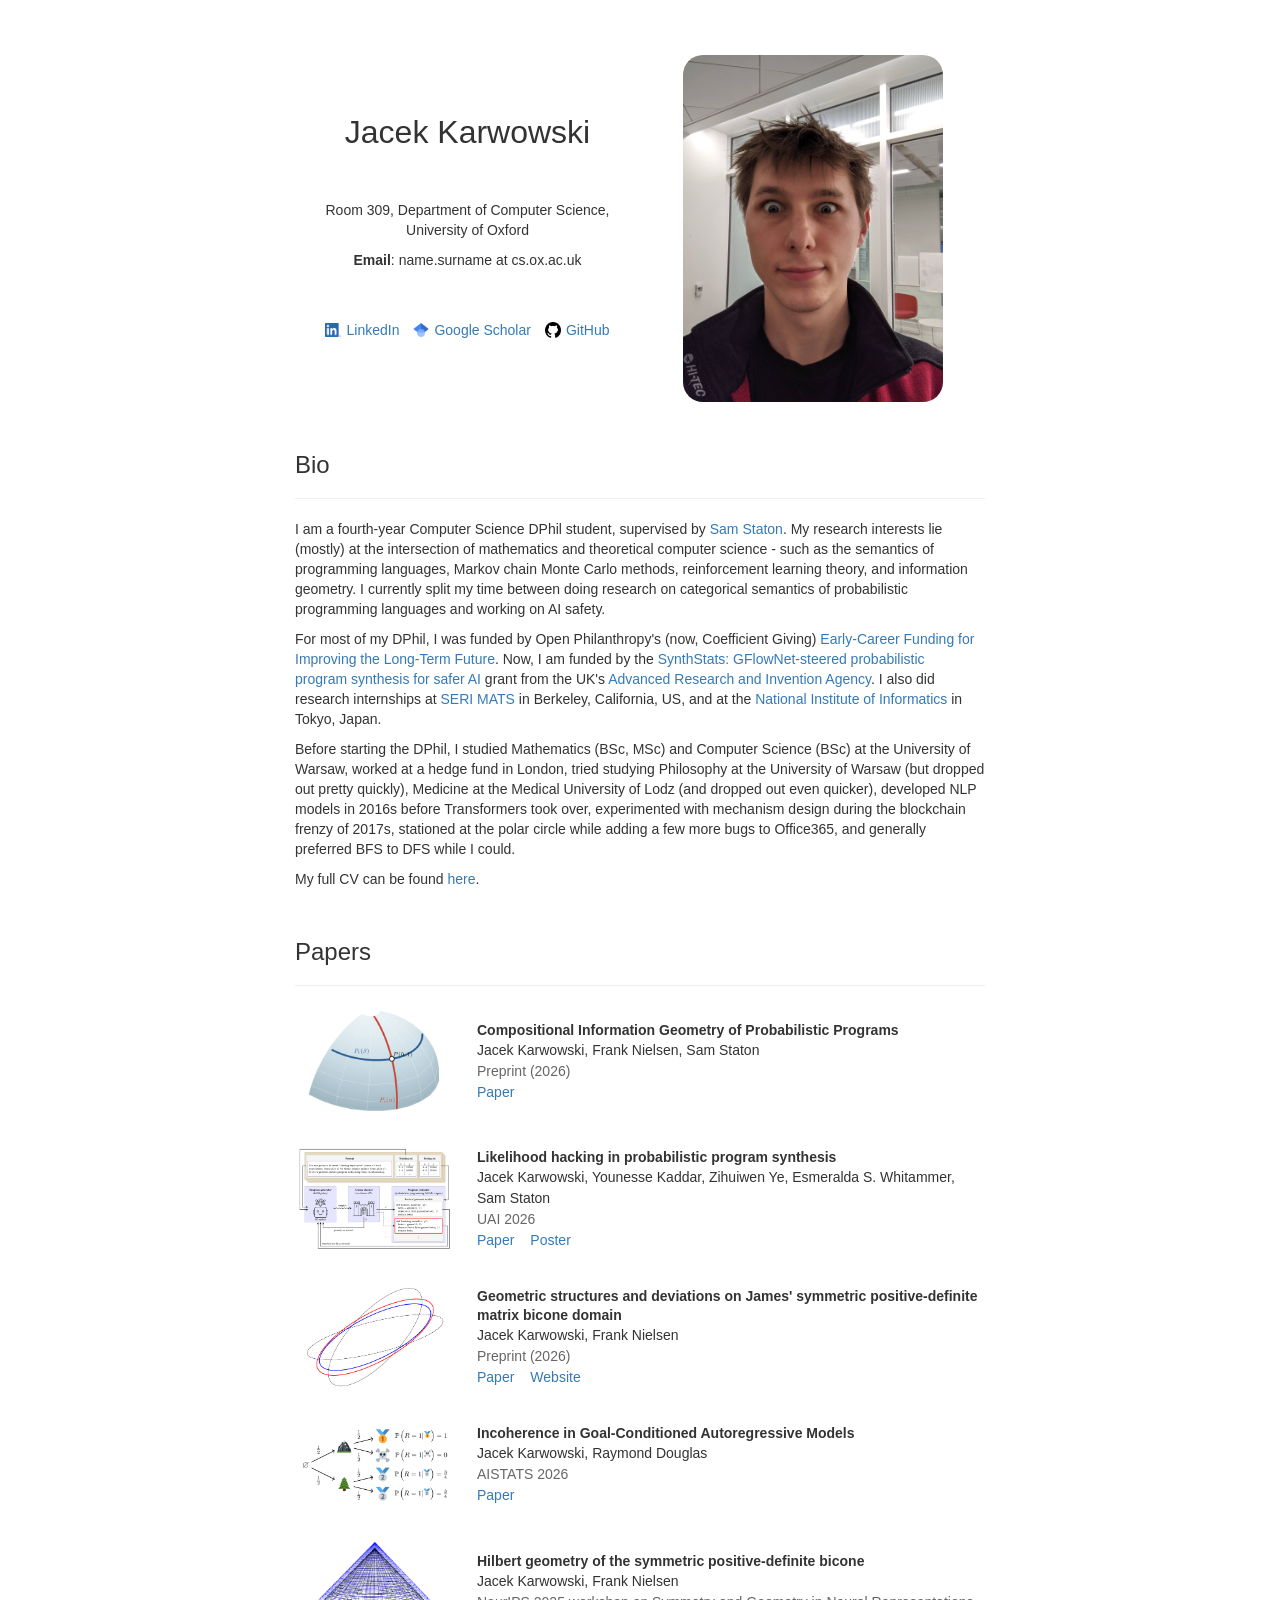
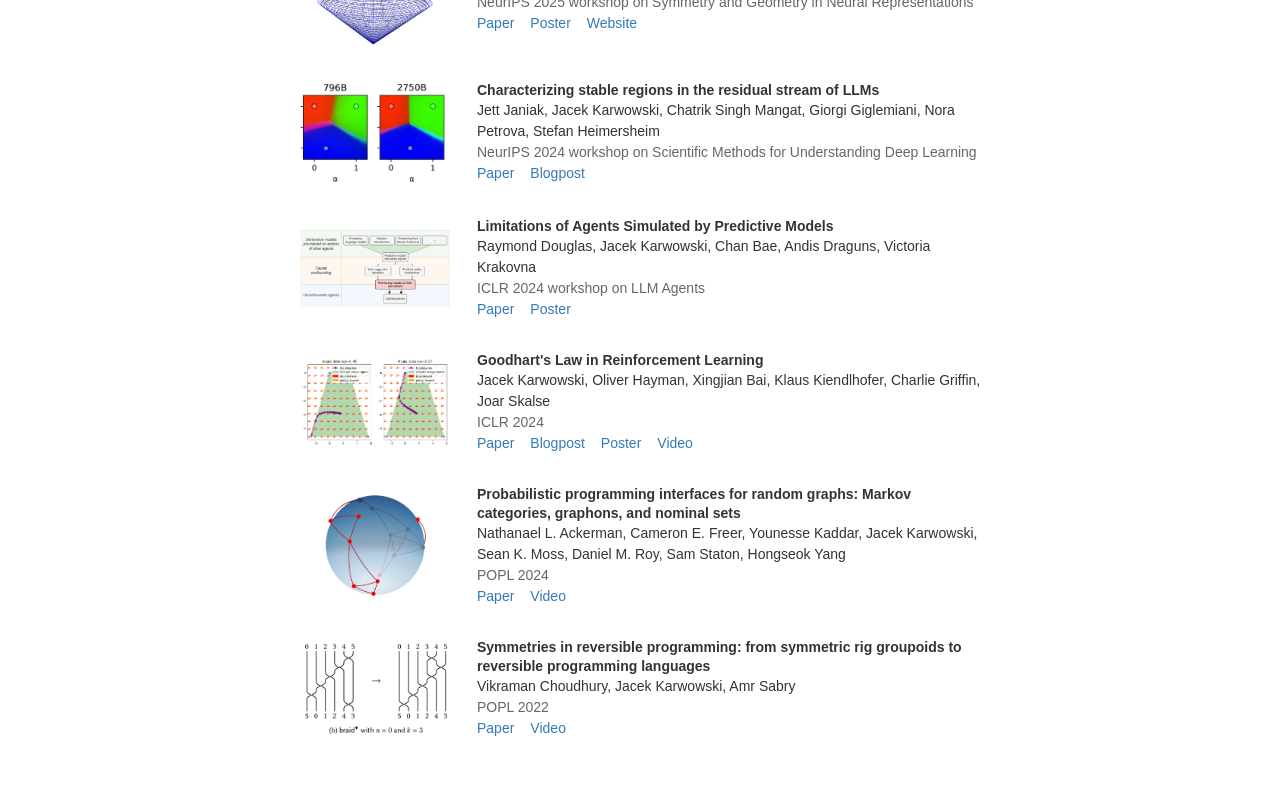
<file: index.html>
<!doctype html>
<html lang="en">
  <head>
    <meta charset="utf-8">
    <meta http-equiv="X-UA-Compatible" content="IE=edge">
    <meta name="viewport" content="width=device-width, initial-scale=1">
    <!-- The above 3 meta tags *must* come first in the head; any other head content must come *after* these tags -->
    <meta name="description" content="">
    <meta name="author" content="">
    <link rel="icon" href="favicon.ico">

    <title>Jacek Karwowski</title>

    <!-- Bootstrap core CSS -->
    <link href="bootstrap.min.css?v=6d92dfc1700f" rel="stylesheet">

    <!-- Custom styles for this template -->
    <link href="jumbotron-narrow.css?v=66358002e375" rel="stylesheet">

  </head>

  <body>
    <div class="container">
        <div class="row atron">
            <div class="col-lg-12">
                <br>
                <div class="media">
                    <img class="rounded float-right" src="my_photo.png" alt="My picture" width="260"/>
                    <div class="col-lg-6">
                        <br>
                        <br>
                        <h1 class="profile-name">Jacek Karwowski</h1>
                        <br>
                        <br>
                        <p>Room 309, Department of Computer Science, University of Oxford</p>
                        <p><b>Email</b>: name.surname at cs.ox.ac.uk</p>
                        <br>
                        <br>
                        <ul class="profile-links" aria-label="Online profiles">
                            <li>
                                <a href="https://www.linkedin.com/in/jacek-karwowski/">
                                    <img src="assets/icons/linkedin.png" width="16" height="16" alt="" aria-hidden="true">
                                    LinkedIn
                                </a>
                            </li>

                            <li>
                                <a href="https://scholar.google.com/citations?user=Il3GvPsAAAAJ&amp;hl=en">
                                    <img src="assets/icons/google-scholar.png" width="16" height="16" alt="" aria-hidden="true">
                                    Google Scholar
                                </a>
                            </li>

                            <li>
                                <a href="https://github.com/jkarwowski/">
                                    <img src="assets/icons/github.png" width="16" height="16" alt="" aria-hidden="true">
                                    GitHub
                                </a>
                            </li>
                        </ul>
                      </div>
                </div>
            </div>
            
        <!-- </div> -->
        </div>
          <div class="row marketing bio">
          <div class="col-lg-12">
            <h2 class="section-title" id="bio">Bio</h2><hr>
            <p>I am a fourth-year Computer Science DPhil student, supervised by <a href="https://www.cs.ox.ac.uk/people/samuel.staton/main.html">Sam Staton</a>. My research interests lie (mostly) at the intersection of mathematics and theoretical computer science - such as the semantics of programming languages, Markov chain Monte Carlo methods, reinforcement learning theory, and information geometry. I currently split my time between doing research on categorical semantics of probabilistic programming languages and working on AI safety.</p>

            <p>For most of my DPhil, I was funded by Open Philanthropy's (now, Coefficient Giving) <a href="https://www.goodventures.org/our-portfolio/grants/improving-the-long-term-future-scholarship-support-2022">Early-Career Funding for Improving the Long-Term Future</a>. Now, I am funded by the <a href="https://www.cs.ox.ac.uk/projects/SynthStats/">SynthStats: GFlowNet-steered probabilistic program synthesis for safer AI</a> grant from the UK's <a href="https://aria.org.uk/">Advanced Research and Invention Agency</a>. I also did research internships at <a href="https://www.matsprogram.org/">SERI MATS</a> in Berkeley, California, US, and at the <a href="https://www.nii.ac.jp/en/">National Institute of Informatics</a> in Tokyo, Japan.</p>

            <p>Before starting the DPhil, I studied Mathematics (BSc, MSc) and Computer Science (BSc) at the University of Warsaw, worked at a hedge fund in London, tried studying Philosophy at the University of Warsaw (but dropped out pretty quickly), Medicine at the Medical University of Lodz (and dropped out even quicker), developed NLP models in 2016s before Transformers took over, experimented with mechanism design during the blockchain frenzy of 2017s, stationed at the polar circle while adding a few more bugs to Office365, and generally preferred BFS to DFS while I could.</p>

            My full CV can be found <a href="pdfs/cv.pdf">here</a>.

    </div>

    </div>
    <section class="row marketing papers" aria-labelledby="publications">
      <div class="col-lg-12">
        <h2 class="section-title" id="publications">Papers</h2>
        <hr>
        <ul class="paper-list">
          <li class="paper" id="compositional-information-geometry">
            <a class="paper-figure" href="https://arxiv.org/abs/2610.17886">
              <img src="assets/papers/compositional-information-geometry.png" width="780" height="620" alt="Red score and blue velocity curves intersect on the spherical geometry of a two-parameter probabilistic program." loading="lazy" decoding="async">
            </a>
            <div class="paper-details">
              <h3 class="paper-title"><a href="https://arxiv.org/abs/2610.17886">Compositional Information Geometry of Probabilistic Programs</a></h3>
              <p class="paper-authors">Jacek Karwowski, Frank Nielsen, Sam Staton</p>
              <p class="paper-venue">Preprint (2026)</p>
              <ul class="paper-links" aria-label="Resources">
                <li><a href="https://arxiv.org/abs/2610.17886">Paper</a></li>
              </ul>
            </div>
          </li>
          <li class="paper" id="likelihood-hacking">
            <a class="paper-figure" href="https://proceedings.mlr.press/v337/karwowski26a.html">
              <img src="assets/papers/likelihood-hacking.png" width="1000" height="670" alt="Probabilistic program synthesis loop connecting an LLM program generator, a syntax checker, and a program evaluator with a likelihood-hacking example." loading="lazy" decoding="async">
            </a>
            <div class="paper-details">
              <h3 class="paper-title"><a href="https://proceedings.mlr.press/v337/karwowski26a.html">Likelihood hacking in probabilistic program synthesis</a></h3>
              <p class="paper-authors">Jacek Karwowski, Younesse Kaddar, Zihuiwen Ye, Esmeralda S. Whitammer, Sam Staton</p>
              <p class="paper-venue"><a href="https://www.auai.org/uai2026/">UAI 2026</a></p>
              <ul class="paper-links" aria-label="Resources">
                <li><a href="https://proceedings.mlr.press/v337/karwowski26a.html">Paper</a></li>
                <li><a href="posters/likelihood-hacking.pdf">Poster</a></li>
              </ul>
            </div>
          </li>
          <li class="paper" id="geometric-structures-bicone">
            <a class="paper-figure" href="https://arxiv.org/abs/2603.02483">
              <img src="assets/papers/geometric-structures-bicone.png" width="885" height="674" alt="Black ellipses represent two SPD matrices, with blue affine-invariant and red Hilbert-Finsler geodesic midpoints." loading="lazy" decoding="async">
            </a>
            <div class="paper-details">
              <h3 class="paper-title"><a href="https://arxiv.org/abs/2603.02483">Geometric structures and deviations on James&#x27; symmetric positive-definite matrix bicone domain</a></h3>
              <p class="paper-authors">Jacek Karwowski, Frank Nielsen</p>
              <p class="paper-venue">Preprint (2026)</p>
              <ul class="paper-links" aria-label="Resources">
                <li><a href="https://arxiv.org/abs/2603.02483">Paper</a></li>
                <li><a href="https://franknielsen.github.io/VPM/vpmdemo.html">Website</a></li>
              </ul>
            </div>
          </li>
          <li class="paper" id="incoherence-autoregressive">
            <a class="paper-figure" href="https://proceedings.mlr.press/v300/karwowski26a.html">
              <img src="assets/papers/incoherence-autoregressive.png" width="1000" height="509" alt="Mountain-race decision tree contrasts a risky mountain route with a safer forest route and shows their reward probabilities." loading="lazy" decoding="async">
            </a>
            <div class="paper-details">
              <h3 class="paper-title"><a href="https://proceedings.mlr.press/v300/karwowski26a.html">Incoherence in Goal-Conditioned Autoregressive Models</a></h3>
              <p class="paper-authors">Jacek Karwowski, Raymond Douglas</p>
              <p class="paper-venue"><a href="https://aistats.org/aistats2026/">AISTATS 2026</a></p>
              <ul class="paper-links" aria-label="Resources">
                <li><a href="https://proceedings.mlr.press/v300/karwowski26a.html">Paper</a></li>
              </ul>
            </div>
          </li>
          <li class="paper" id="hilbert-geometry">
            <a class="paper-figure" href="https://proceedings.mlr.press/v282/karwowski26a.html">
              <img src="assets/papers/hilbert-geometry.png" width="648" height="567" alt="Blue expanded bicone surrounds the black SPD bicone, illustrating nested convex domains for Hilbert geometry." loading="lazy" decoding="async">
            </a>
            <div class="paper-details">
              <h3 class="paper-title"><a href="https://proceedings.mlr.press/v282/karwowski26a.html">Hilbert geometry of the symmetric positive-definite bicone</a></h3>
              <p class="paper-authors">Jacek Karwowski, Frank Nielsen</p>
              <p class="paper-venue"><a href="https://www.neurreps.org/">NeurIPS 2025 workshop on Symmetry and Geometry in Neural Representations</a></p>
              <ul class="paper-links" aria-label="Resources">
                <li><a href="https://proceedings.mlr.press/v282/karwowski26a.html">Paper</a></li>
                <li><a href="posters/hilbert-geometry.pdf">Poster</a></li>
                <li><a href="https://franknielsen.github.io/ExtendedGaussianGeometry/">Website</a></li>
              </ul>
            </div>
          </li>
          <li class="paper" id="stable-regions">
            <a class="paper-figure" href="https://arxiv.org/abs/2409.17113">
              <img src="assets/papers/stable-regions.png" width="740" height="517" alt="Two residual-stream color maps showing sharper red, green, and blue stable-region boundaries as OLMo-7B training progresses." loading="lazy" decoding="async">
            </a>
            <div class="paper-details">
              <h3 class="paper-title"><a href="https://arxiv.org/abs/2409.17113">Characterizing stable regions in the residual stream of LLMs</a></h3>
              <p class="paper-authors">Jett Janiak, Jacek Karwowski, Chatrik Singh Mangat, Giorgi Giglemiani, Nora Petrova, Stefan Heimersheim</p>
              <p class="paper-venue"><a href="https://scienceofdlworkshop.github.io/">NeurIPS 2024 workshop on Scientific Methods for Understanding Deep Learning</a></p>
              <ul class="paper-links" aria-label="Resources">
                <li><a href="https://arxiv.org/abs/2409.17113">Paper</a></li>
                <li><a href="https://www.lesswrong.com/posts/sGmT6aJPY7Xzuz3Ax/characterizing-stable-regions-in-the-residual-stream-of-llms">Blogpost</a></li>
              </ul>
            </div>
          </li>
          <li class="paper" id="limitations-predictive-agents">
            <a class="paper-figure" href="https://arxiv.org/abs/2402.05829">
              <img src="assets/papers/limitations-predictive-agents.png" width="800" height="422" alt="Diagram showing predictive models, auto-suggestive delusions and predictor-policy incoherence, and fine-tuning on the models’ own actions." loading="lazy" decoding="async">
            </a>
            <div class="paper-details">
              <h3 class="paper-title"><a href="https://arxiv.org/abs/2402.05829">Limitations of Agents Simulated by Predictive Models</a></h3>
              <p class="paper-authors">Raymond Douglas, Jacek Karwowski, Chan Bae, Andis Draguns, Victoria Krakovna</p>
              <p class="paper-venue"><a href="https://llmagents.github.io/">ICLR 2024 workshop on LLM Agents</a></p>
              <ul class="paper-links" aria-label="Resources">
                <li><a href="https://arxiv.org/abs/2402.05829">Paper</a></li>
                <li><a href="posters/limitations-of-agents.pdf">Poster</a></li>
              </ul>
            </div>
          </li>
          <li class="paper" id="goodharts-law">
            <a class="paper-figure" href="https://arxiv.org/abs/2310.09144">
              <img src="assets/papers/goodharts-law.png?v=d9a18a36d8a0" width="674" height="409" alt="Two panels compare reward-vector geometry and purple training trajectories at angle distances 0.45 and 0.67." loading="lazy" decoding="async">
            </a>
            <div class="paper-details">
              <h3 class="paper-title"><a href="https://arxiv.org/abs/2310.09144">Goodhart&#x27;s Law in Reinforcement Learning</a></h3>
              <p class="paper-authors">Jacek Karwowski, Oliver Hayman, Xingjian Bai, Klaus Kiendlhofer, Charlie Griffin, Joar Skalse</p>
              <p class="paper-venue"><a href="https://iclr.cc/Conferences/2024">ICLR 2024</a></p>
              <ul class="paper-links" aria-label="Resources">
                <li><a href="https://arxiv.org/abs/2310.09144">Paper</a></li>
                <li><a href="https://www.lesswrong.com/posts/Eu6CvP7c7ivcGM3PJ/goodhart-s-law-in-reinforcement-learning">Blogpost</a></li>
                <li><a href="posters/goodharts-law.pdf">Poster</a></li>
                <li><a href="https://drive.google.com/file/d/1LMEN8JCMongNlqd5C3J80B-rWI-iuGjJ/view?usp=sharing">Video</a></li>
              </ul>
            </div>
          </li>
          <li class="paper" id="random-graphs">
            <a class="paper-figure" href="https://dl.acm.org/doi/10.1145/3632903">
              <img src="assets/papers/random-graphs.png" width="534" height="530" alt="A random graph realized geometrically on a blue sphere, with red edges connecting nearby sampled vertices." loading="lazy" decoding="async">
            </a>
            <div class="paper-details">
              <h3 class="paper-title"><a href="https://dl.acm.org/doi/10.1145/3632903">Probabilistic programming interfaces for random graphs: Markov categories, graphons, and nominal sets</a></h3>
              <p class="paper-authors">Nathanael L. Ackerman, Cameron E. Freer, Younesse Kaddar, Jacek Karwowski, Sean K. Moss, Daniel M. Roy, Sam Staton, Hongseok Yang</p>
              <p class="paper-venue"><a href="https://popl24.sigplan.org/track/POPL-2024-popl-research-papers">POPL 2024</a></p>
              <ul class="paper-links" aria-label="Resources">
                <li><a href="https://dl.acm.org/doi/10.1145/3632903">Paper</a></li>
                <li><a href="https://www.youtube.com/watch?v=GdxIDp_-84E">Video</a></li>
              </ul>
            </div>
          </li>
          <li class="paper" id="reversible-programming">
            <a class="paper-figure" href="https://dl.acm.org/doi/10.1145/3498667">
              <img src="assets/papers/reversible-programming.png" width="800" height="500" alt="Two braid diagrams linked by a rewrite arrow illustrate a modified Coxeter relation for equivalent reversible programs." loading="lazy" decoding="async">
            </a>
            <div class="paper-details">
              <h3 class="paper-title"><a href="https://dl.acm.org/doi/10.1145/3498667">Symmetries in reversible programming: from symmetric rig groupoids to reversible programming languages</a></h3>
              <p class="paper-authors">Vikraman Choudhury, Jacek Karwowski, Amr Sabry</p>
              <p class="paper-venue"><a href="https://popl22.sigplan.org/track/POPL-2022-popl-research-papers">POPL 2022</a></p>
              <ul class="paper-links" aria-label="Resources">
                <li><a href="https://dl.acm.org/doi/10.1145/3498667">Paper</a></li>
                <li><a href="https://www.youtube.com/watch?v=Hft9ozRusIA">Video</a></li>
              </ul>
            </div>
          </li>
        </ul>
      </div>
    </section>
    </div> <!-- /container -->
  </body>
</html>
</file>
<file: jumbotron-narrow.css>
:root {
  --font-size-main: 14px;
  --font-size-heading: 24px;
  --font-size-paper-title: 14px;
  --font-size-name: 32px;
}

/* Space out content a bit */
body {
  padding-top: 20px;
  padding-bottom: 20px;
  font-size: var(--font-size-main);
}

h1, h2, h3, h4, h5, h6 {
  font-size: var(--font-size-heading);
}

.profile-name {
  font-size: var(--font-size-name);
}

.contact-label {
  margin: 10px 0;
  font-weight: 500;
  line-height: 1.1;
}

/* Header and footer spacing; content rows use Bootstrap's grid gutters. */
.header,
.footer {
  padding-right: 15px;
  padding-left: 15px;
}

/* Custom page header */
.header {
  padding-bottom: 20px;
  border-bottom: 1px solid #e5e5e5;
}
.header h3 {
  margin-top: 0;
  margin-bottom: 0;
  line-height: 40px; /* Make the masthead heading the same height as the navigation */
}

/* Custom page footer */
.footer {
  padding-top: 19px;
  color: #777;
  border-top: 1px solid #e5e5e5;
}

/* A wider reading area that still fits smaller screens. */
.container {
  width: 100%;
  max-width: 720px;
}
.container-narrow > hr {
  margin: 30px 0;
}

/* Main marketing message and sign up button */
.jumbotron {
  text-align: center;
  border-bottom: 1px solid #e5e5e5;
}


.rounded {
  border-radius: 20px;
}

.jumbotron .btn {
  padding: 14px 24px;
  font-size: var(--font-size-main);
}

.atron {
  text-align: center;
/*  border-bottom: 1px solid #e5e5e5;*/
}
.atron .btn {
  padding: 14px 24px;
  font-size: var(--font-size-main);
}

.profile-links {
  display: flex;
  flex-wrap: wrap;
  justify-content: center;
  align-items: center;
  gap: 8px 14px;
  margin: 0 0 10px;
  padding: 0;
  list-style: none;
}
.profile-links a {
  display: inline-flex;
  align-items: center;
  gap: 5px;
}
.profile-links img {
  flex-shrink: 0;
  object-fit: contain;
}

/* Supporting marketing content */
.marketing {
  margin-top: 40px;
  margin-bottom: 40px;
}
.bio p {
  text-wrap: pretty;
}
.marketing p + h4 {
  margin-top: 28px;
}
.section-title {
  margin-top: 10px;
  margin-bottom: 10px;
}

/* Paper figures and details stay side by side at every screen width. */
.paper-list {
  display: grid;
  gap: 32px;
  margin: 0;
  padding: 0;
  list-style: none;
}
.paper {
  display: grid;
  grid-template-columns: 160px minmax(0, 1fr);
  align-items: center;
  gap: 22px;
}
.paper-figure {
  display: block;
  width: 95%;
  justify-self: center;
}
.paper-figure img {
  display: block;
  width: 100%;
  height: auto;
  max-height: 110px;
  object-fit: contain;
}
.paper-title {
  margin: 0;
  font-size: var(--font-size-paper-title);
  font-weight: 600;
  line-height: 1.35;
  text-wrap: pretty;
}
.paper-title a {
  color: inherit;
}
.paper-authors {
  margin: 0;
  line-height: 1.5;
}
.paper-venue {
  margin: 0;
  color: #666;
  line-height: 1.5;
}
.paper-venue a {
  color: inherit;
}
.paper-links {
  display: flex;
  flex-wrap: wrap;
  gap: 0 16px;
  margin: 0;
  padding: 0;
  list-style: none;
}
.paper-links a {
  display: inline-block;
  padding: 0;
}

@media screen and (max-width: 560px) {
  .paper {
    grid-template-columns: 26% minmax(0, 1fr);
    gap: 12px;
  }
}

/* Responsive: Portrait tablets and up */
@media screen and (min-width: 768px) {
  /* Remove the padding we set earlier */
  .header,
  .footer {
    padding-right: 0;
    padding-left: 0;
  }
  .header {
    margin-bottom: 30px;
  }
  .jumbotron {
    border-bottom: 0;
  }
}
</file>
